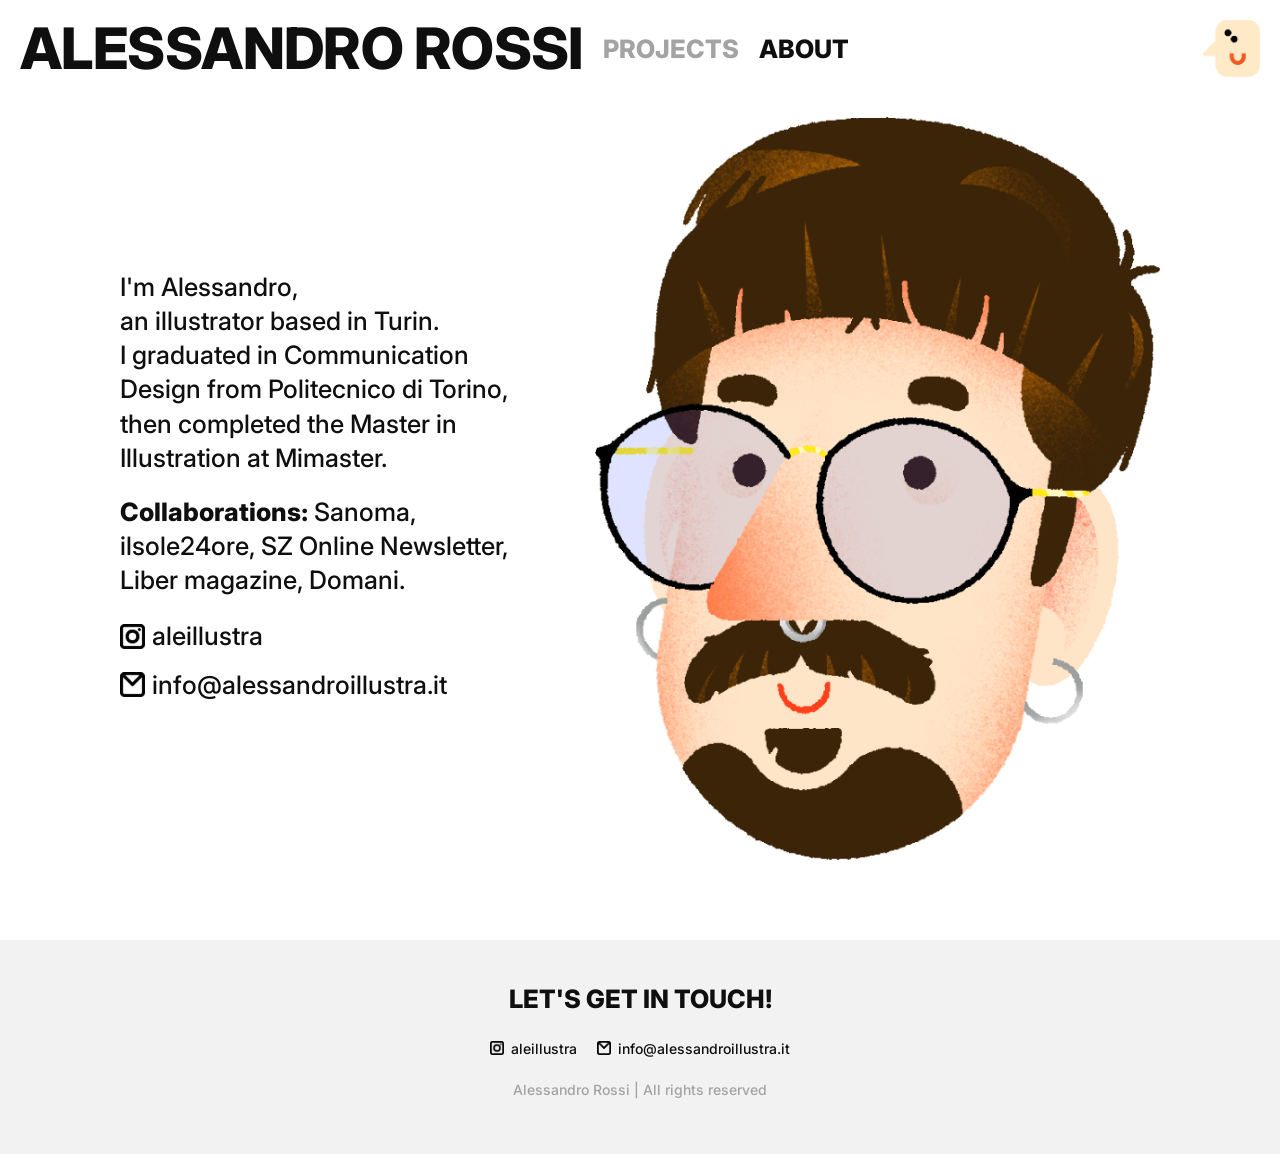
<file: about.html>
<!DOCTYPE html>
<html lang="en">
<head>
<meta charset="UTF-8">
<meta name="viewport" content="width=device-width, initial-scale=1.0">
<title>About — Alessandro Rossi</title>
<meta name="description" content="Alessandro Rossi is an illustrator based in Turin. Graduated in Communication Design from Politecnico di Torino, with a Master in Illustration at Mimaster.">
<meta name="author" content="Alessandro Rossi">
<link rel="canonical" href="https://alessandroillustra.it/about.html">
<meta property="og:title" content="About — Alessandro Rossi">
<meta property="og:description" content="Illustrator based in Turin, Italy. Editorial illustration, picture books, posters and personal projects.">
<meta property="og:type" content="website">
<meta property="og:url" content="https://alessandroillustra.it/about.html">
<meta property="og:image" content="https://alessandroillustra.it/images/og-image.jpg">
<meta name="twitter:card" content="summary_large_image">
<link rel="icon" href="images/favicon.ico" sizes="any">
<link rel="icon" href="images/favicon-32.png" type="image/png" sizes="32x32">
<link rel="icon" href="images/favicon-16.png" type="image/png" sizes="16x16">
<link rel="apple-touch-icon" href="images/apple-touch-icon.png">
<link rel="stylesheet" href="css/style.css">
</head>
<body data-page="about" class="no-back-to-top">

<header class="site-header">
  <div class="header-row">
    <a class="site-name" id="siteName" href="index.html">Alessandro Rossi</a>
    <nav class="site-nav">
      <a href="index.html">Projects</a>
      <a href="about.html" aria-current="page">About</a>
    </nav>
    <div class="mascot-group">
      <span class="mascot-text"></span>
      <button class="mascot-btn" type="button" aria-label="Mascot">
        <img src="images/mascotte_smile.png" alt="">
      </button>
    </div>
  </div>

  <div class="menu-overlay" id="menuOverlay">
    <button class="menu-close" type="button" aria-label="Close menu">
      <svg viewBox="0 0 24 24" fill="none" stroke="currentColor" stroke-width="2.4" stroke-linecap="round"><line x1="5" y1="5" x2="19" y2="19"/><line x1="19" y1="5" x2="5" y2="19"/></svg>
    </button>
    <a href="index.html">Projects</a>
    <a href="about.html" aria-current="page">About</a>
  </div>
</header>

<div class="wrap">
  <main class="about">
    <div class="about-text">
      <p>
        I'm Alessandro,<br>
        an illustrator based in Turin.<br>
        I graduated in Communication Design from Politecnico di Torino,
        then completed the Master in Illustration at Mimaster.
      </p>

      <p class="collab">
        <strong>Collaborations:</strong> Sanoma, ilsole24ore, SZ Online
        Newsletter, Liber magazine, Domani.
      </p>

      <ul class="about-contacts">
        <li>
          <a href="https://instagram.com/aleillustra" target="_blank" rel="noopener">
            <img src="images/instagram.png" alt="">
            aleillustra
          </a>
        </li>
        <li>
          <a href="mailto:info@alessandroillustra.it">
            <img src="images/mail.png" alt="">
            info@alessandroillustra.it
          </a>
        </li>
      </ul>
    </div>

    <div class="about-portrait">
      <img src="images/about_head.png" alt="Ritratto illustrato di Alessandro Rossi">
    </div>
  </main>
</div>

<footer class="site-footer">
  <div class="site-footer-inner">
    <h2 class="footer-title">Let's get in touch!</h2>
    <div class="footer-contacts">
      <a href="https://instagram.com/aleillustra" target="_blank" rel="noopener">
        <img src="images/instagram.png" alt="">
        aleillustra
      </a>
      <a href="mailto:info@alessandroillustra.it">
        <img src="images/mail.png" alt="">
        info@alessandroillustra.it
      </a>
    </div>
    <p class="footer-copy">Alessandro Rossi | All rights reserved</p>
  </div>
</footer>

<script src="js/main.js"></script>
</body>
</html>
</file>
<file: css/style.css>
@import url("https://fonts.googleapis.com/css2?family=Inter:wght@500;800&display=swap");

/*
  Spacing + type system, derived from the 1920px-wide reference layout:
  - base spacing unit = 30px @ 1920 (every gap/margin on the page is this
    value or a whole multiple of it)
  - three font sizes in a fixed 78 : 38 : 21 ratio. All three are derived
    from the same clamped variable (--fs-t) so the ratio never breaks,
    even at the min/max ends of the clamp.
*/
:root {
  --bg: #ffffff;
  --footer-bg: #f2f2f2;
  --text: #0f0f0f;
  --muted: #a3a3a3;
  --muted-hover: #6b6b6b;
  --overlay: rgba(15, 15, 15, 0.62);

  --unit: clamp(14px, 1.5625vw, 30px);
  --margin: var(--unit);
  --gap: var(--unit);

  --fs-t: clamp(12px, 1.09375vw, 21px);
  --fs-3: var(--fs-t);
  --fs-2: calc(var(--fs-t) * 1.809524);

  /*
    The name is its own smooth curve rather than a pure multiple of --fs-t:
    keeping the strict 78:38:21 ratio all the way down to phone widths would
    force the small caption tier below readable sizes just to keep the name
    from overflowing. This single clamp (78px @ 1920 -> 26px @ 320, no
    breakpoint) shrinks continuously with the viewport, so there is never a
    sudden jump, and the name + mascot always fit on one line.
  */
  --fs-1: clamp(26px, calc(3.25vw + 15.6px), 78px);

  --icon-size: var(--fs-1);
  --header-h: calc(var(--unit) + var(--icon-size));
}

* {
  box-sizing: border-box;
}

html, body {
  margin: 0;
  padding: 0;
}

body {
  background: var(--bg);
  color: var(--text);
  font-family: "Inter", -apple-system, "Helvetica Neue", Helvetica, Arial, sans-serif;
  font-weight: 500;
  font-size: var(--fs-3);
  line-height: 1.5;
  cursor: url("../images/cursor.png") 2 2, auto;
}

a, button {
  cursor: url("../images/cursor.png") 2 2, auto;
}

a {
  color: inherit;
  text-decoration: none;
}

button {
  font: inherit;
  background: none;
  border: none;
  color: inherit;
}

.wrap {
  max-width: 2000px;
  margin: 0 auto;
  padding: 0 var(--margin) calc(2 * var(--unit));
}

/* ---------- Header ---------- */
.site-header {
  max-width: 2000px;
  margin: 0 auto;
  padding: var(--unit) var(--margin) 0;
}

.header-row {
  display: flex;
  align-items: center;
  flex-wrap: nowrap;
  column-gap: var(--unit);
}

.site-name {
  font-family: "Inter", sans-serif;
  font-weight: 800;
  font-size: var(--fs-1);
  line-height: 1;
  text-transform: uppercase;
  letter-spacing: -0.01em;
  color: var(--text);
  white-space: nowrap;
  flex: 0 1 auto;
  min-width: 0;
  overflow: hidden;
  text-overflow: ellipsis;
}

.site-nav {
  display: flex;
  align-items: center;
  gap: var(--unit);
  flex: 1 1 auto;
}

.site-nav a {
  font-family: "Inter", sans-serif;
  font-weight: 800;
  font-size: var(--fs-2);
  text-transform: uppercase;
  color: var(--muted);
}

.site-nav a[aria-current="page"] {
  color: var(--text);
}

.site-nav a:hover {
  color: var(--text);
}

/* Text bubble + mascot always travel together as one right-aligned unit,
   regardless of whether the Projects/About links are present or hidden. */
.mascot-group {
  margin-left: auto;
  display: flex;
  align-items: center;
  gap: var(--unit);
  flex: none;
  min-width: 0;
}

.mascot-btn {
  display: block;
  width: var(--icon-size);
  height: var(--icon-size);
  padding: 0;
  flex: none;
}

.mascot-btn img {
  width: 100%;
  height: 100%;
  display: block;
}

.mascot-text {
  font-family: "Inter", sans-serif;
  font-weight: 800;
  font-size: var(--fs-2);
  white-space: nowrap;
  opacity: 0;
  transform: translateY(4px);
  transition: opacity 0.2s ease, transform 0.2s ease;
  min-width: 0;
  overflow: hidden;
  text-overflow: ellipsis;
}

.mascot-text.is-visible {
  opacity: 1;
  transform: translateY(0);
}

/* Dropdowns (filter row + mobile nav) expand the header downward,
   no border/line ever separates the header from the page content */
.dropdown {
  max-height: 0;
  overflow: hidden;
  transition: max-height 0.28s ease;
}

.dropdown.is-open {
  max-height: 200px;
}

.filter-row-inner {
  display: flex;
  justify-content: flex-end;
  flex-wrap: wrap;
  gap: calc(var(--unit) / 3) var(--unit);
  padding: var(--unit) 0 calc(var(--unit) / 2);
}

.filter-chip {
  font-family: "Inter", sans-serif;
  font-weight: 800;
  font-size: var(--fs-2);
  text-transform: uppercase;
  color: var(--muted);
}

.filter-chip:hover {
  color: var(--muted-hover);
}

.filter-chip.is-active {
  color: var(--text);
}

.filter-chip sup {
  position: relative;
  top: -0.6em;
  font-size: 0.5em;
  font-weight: 800;
  margin-left: 2px;
}

/* Full-screen menu, opened by tapping the name once the inline nav
   is hidden. White background, Projects/About centered, X to close. */
.menu-overlay {
  position: fixed;
  inset: 0;
  background: var(--bg);
  z-index: 100;
  display: none;
  flex-direction: column;
  align-items: center;
  justify-content: center;
  gap: calc(2 * var(--unit));
}

.menu-overlay.is-open {
  display: flex;
}

.menu-overlay a {
  font-family: "Inter", sans-serif;
  font-weight: 800;
  font-size: var(--fs-1);
  text-transform: uppercase;
  color: var(--muted);
}

.menu-overlay a[aria-current="page"] {
  color: var(--text);
}

.menu-close {
  position: absolute;
  top: var(--unit);
  right: var(--margin);
  width: var(--icon-size);
  height: var(--icon-size);
  padding: 0;
}

.menu-close svg {
  width: 100%;
  height: 100%;
  stroke: var(--text);
}

@media (max-width: 1000px) {
  .site-nav {
    display: none;
  }

  .site-name {
    cursor: url("../images/cursor.png") 2 2, pointer;
  }
}

/* ---------- Projects grid ---------- */
.grid {
  display: flex;
  align-items: flex-start;
  gap: var(--gap);
  padding-top: calc(2 * var(--unit));
}

.grid-col {
  flex: 1 1 0;
  min-width: 0;
  display: flex;
  flex-direction: column;
  gap: var(--gap);
}

.project {
  margin: 0;
}

.project a {
  position: relative;
  display: block;
  overflow: hidden;
}

.project img {
  display: block;
  width: 100%;
  height: auto;
  background: #e6e6e6;
}

.project .overlay {
  position: absolute;
  inset: 0;
  background: var(--overlay);
  opacity: 0;
  transition: opacity 0.22s ease;
  display: flex;
  flex-direction: column;
  justify-content: space-between;
  padding: var(--unit);
  color: #fff;
}

.project a:hover .overlay {
  opacity: 1;
}

.overlay .title {
  font-family: "Inter", sans-serif;
  font-weight: 800;
  font-size: var(--fs-2);
  line-height: 1.15;
}

.overlay .year {
  font-family: "Inter", sans-serif;
  font-weight: 800;
  font-size: var(--fs-3);
  text-transform: uppercase;
  letter-spacing: 0.03em;
  margin-top: calc(var(--unit) / 3);
}

.overlay .bottom-row {
  display: flex;
  align-items: flex-end;
  justify-content: space-between;
  gap: var(--unit);
}

.overlay .tags {
  font-family: "Inter", sans-serif;
  font-weight: 800;
  font-size: var(--fs-3);
  text-transform: uppercase;
  letter-spacing: 0.03em;
}

.overlay .go-arrow {
  width: var(--fs-2);
  height: var(--fs-2);
  flex: none;
}

/* ---------- Footer ---------- */
.back-to-top {
  text-align: center;
  padding: calc(2 * var(--unit)) 0 var(--unit);
}

.back-to-top a {
  font-weight: 500;
  font-size: var(--fs-3);
  color: var(--text);
}

.back-to-top a:hover {
  color: var(--muted-hover);
}

.site-footer {
  background: var(--footer-bg);
}

.site-footer-inner {
  max-width: 2000px;
  margin: 0 auto;
  padding: calc(2 * var(--unit)) var(--margin);
  text-align: center;
}

.footer-title {
  font-family: "Inter", sans-serif;
  font-weight: 800;
  font-size: var(--fs-2);
  text-transform: uppercase;
  margin: 0 0 var(--unit);
}

.footer-contacts {
  display: flex;
  justify-content: center;
  gap: var(--unit);
  flex-wrap: wrap;
  font-weight: 500;
  font-size: var(--fs-3);
  margin-bottom: var(--unit);
}

.footer-contacts a {
  display: inline-flex;
  align-items: center;
  gap: calc(var(--unit) / 3);
}

.footer-contacts a:hover {
  color: var(--muted-hover);
}

.footer-contacts img {
  width: 1em;
  height: 1em;
}

.footer-copy {
  font-weight: 500;
  font-size: var(--fs-3);
  color: var(--muted);
}

.no-back-to-top .site-footer {
  margin-top: calc(2 * var(--unit));
}

/* ---------- About page ---------- */
.about {
  display: flex;
  gap: calc(2 * var(--unit));
  /* Extra breathing room on top of the page's standard side margin (--wrap
     already gives 1 unit): this page reads cramped at just that much, since
     the portrait runs nearly the full viewport height. Total side margin
     ends up at 6 units (180px @1920) = wrap's 1 unit + this 5. */
  padding: calc(2 * var(--unit)) calc(5 * var(--unit)) 0;
  align-items: center;
  flex-wrap: wrap;
}

.about-text {
  flex: 1 1 380px;
  max-width: 800px;
}

.about-text p {
  margin: 0 0 var(--unit);
  font-size: var(--fs-2);
  line-height: 1.35;
}

.about-text .collab {
  margin-bottom: var(--unit);
}

.about-text .collab strong {
  font-weight: 800;
}

.about-contacts {
  list-style: none;
  margin: 0;
  padding: 0;
  display: flex;
  flex-direction: column;
  gap: calc(var(--unit) / 3);
  font-size: var(--fs-2);
}

.about-contacts a {
  display: inline-flex;
  align-items: center;
  gap: calc(var(--unit) / 3);
}

.about-contacts a:hover {
  color: var(--muted-hover);
}

.about-contacts img {
  width: 1em;
  height: 1em;
}

.about-portrait {
  margin-left: auto;
  min-width: 0;
}

.about-portrait img {
  display: block;
  width: auto;
  height: auto;
  max-width: 100%;
  /* Text + image together should fit the very first screen: cap the
     image to whatever height remains under the header, leaving a bit of
     breathing room at the bottom too (not just flush to the edge). */
  max-height: calc(100vh - var(--header-h) - 4 * var(--unit));
}

@media (max-width: 1000px) {
  .about {
    flex-direction: column;
    align-items: center;
  }

  .about-text {
    flex: 0 0 auto;
    text-align: center;
    max-width: 560px;
  }

  .about-contacts {
    align-items: center;
  }

  .about-portrait {
    flex: 0 0 auto;
    margin-left: 0;
  }

  .about-portrait img {
    max-width: 100%;
    max-height: calc(100vh - var(--header-h) - 2 * var(--unit));
  }
}

/* ---------- Project detail page ---------- */
.project-detail {
  display: flex;
  gap: var(--gap);
  padding-top: calc(2 * var(--unit));
  align-items: flex-start;
}

.project-detail-text {
  flex: 0 0 calc((100% - 2 * var(--gap)) / 3);
  display: flex;
  flex-direction: column;
  justify-content: space-between;
  position: sticky;
  /* Sits exactly where it starts in normal flow (header + the section's
     own top padding), so it re-anchors there with no jump on scroll,
     and its bottom edge always lands one unit above the viewport edge. */
  top: calc(var(--header-h) + 2 * var(--unit));
  height: calc(100vh - var(--header-h) - 3 * var(--unit));
}

.project-detail-title {
  font-family: "Inter", sans-serif;
  font-weight: 800;
  font-size: var(--fs-2);
  line-height: 1.1;
  margin: 0 0 var(--unit);
}

.project-detail-meta {
  font-family: "Inter", sans-serif;
  font-weight: 800;
  font-size: var(--fs-3);
  text-transform: uppercase;
  letter-spacing: 0.02em;
}

.project-detail-meta div {
  margin-bottom: calc(var(--unit) / 6);
}

.project-detail-tags {
  font-family: "Inter", sans-serif;
  font-weight: 800;
  font-size: var(--fs-3);
  text-transform: uppercase;
  letter-spacing: 0.02em;
  color: var(--text);
}

.project-detail-images {
  flex: 1 1 auto;
  display: flex;
  flex-direction: column;
  align-items: flex-end;
  gap: var(--gap);
  min-width: 0;
}

.project-detail-images img {
  display: block;
  width: auto;
  height: auto;
  max-width: 100%;
  max-height: 80vh;
  background: #e6e6e6;
  cursor: url("../images/cursor.png") 2 2, zoom-in;
}

/* Full-screen "spotlight" image viewer, opened by clicking any tavola on
   a project page. Dark backdrop so the single image reads as the focus,
   unlike the light/white overlay used for the mobile nav menu. */
.lightbox {
  position: fixed;
  inset: 0;
  background: rgba(10, 10, 10, 0.96);
  z-index: 200;
  display: none;
  align-items: center;
  justify-content: center;
  padding: calc(2 * var(--unit));
}

.lightbox.is-open {
  display: flex;
}

.lightbox-img {
  max-width: 100%;
  max-height: 100%;
  width: auto;
  height: auto;
  object-fit: contain;
  cursor: url("../images/cursor.png") 2 2, auto;
}

.lightbox-close {
  position: absolute;
  top: var(--unit);
  right: var(--margin);
  width: var(--icon-size);
  height: var(--icon-size);
  padding: 0;
  z-index: 1;
}

.lightbox-close svg {
  width: 100%;
  height: 100%;
  stroke: #fff;
}

.lightbox-nav {
  position: absolute;
  top: 50%;
  transform: translateY(-50%);
  width: var(--icon-size);
  height: var(--icon-size);
  padding: 0;
  display: flex;
  align-items: center;
  justify-content: center;
  opacity: 0.75;
  transition: opacity 0.15s ease;
}

.lightbox-nav:hover {
  opacity: 1;
}

.lightbox-nav svg {
  width: 60%;
  height: 60%;
  stroke: #fff;
}

.lightbox-prev {
  left: var(--margin);
}

.lightbox-next {
  right: var(--margin);
}

.lightbox-nav[hidden] {
  display: none;
}

@media (max-width: 620px) {
  .lightbox-nav {
    width: calc(var(--icon-size) * 0.8);
    height: calc(var(--icon-size) * 0.8);
  }
}

@media (max-width: 1000px) {
  .project-detail {
    flex-direction: column;
  }

  .project-detail-text {
    position: static;
    width: 100%;
    height: auto;
    text-align: center;
    align-items: center;
    gap: var(--unit);
    margin-bottom: calc(var(--unit) / 2);
  }

  /* Images center under the (also centered) text as soon as the layout
     stacks, same breakpoint as the text switching to vertical-center. */
  .project-detail-images {
    align-items: center;
  }
}
</file>
